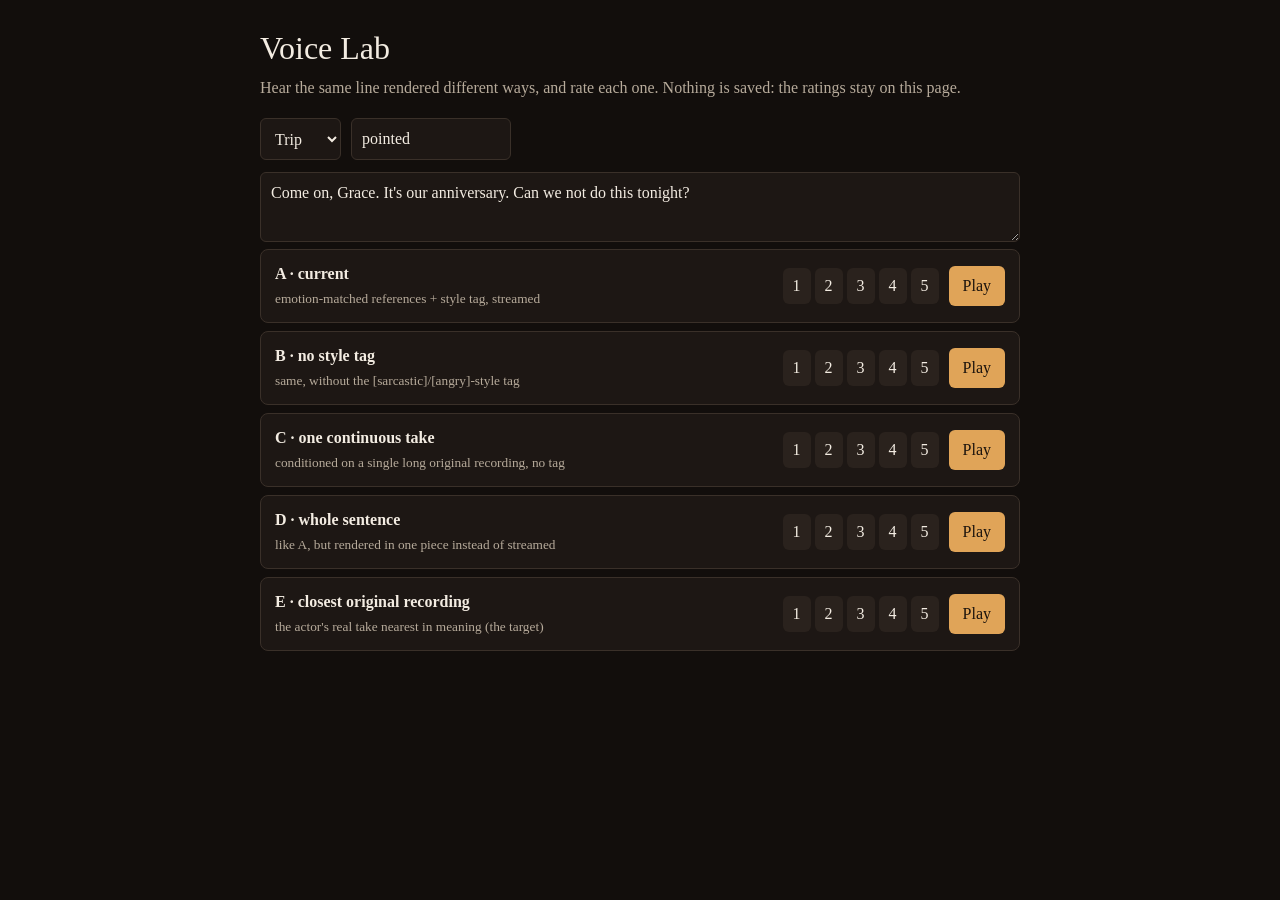
<file: game/client/lab.html>
<!doctype html>
<html lang="en">
<head>
<meta charset="utf-8">
<meta name="viewport" content="width=device-width, initial-scale=1">
<title>Voice Lab</title>
<style>
  :root { --ink: #f3ece2; --muted: #b7ab9b; --panel: #1d1714; --line: #3a3029; --accent: #e0a458; }
  * { box-sizing: border-box; }
  body { margin: 0; background: #120e0c; color: var(--ink); font: 16px/1.5 Georgia, serif; padding: 24px 16px; }
  main { max-width: 760px; margin: 0 auto; }
  h1 { font-weight: normal; margin: 0 0 4px; }
  p { color: var(--muted); margin: 0 0 18px; }
  .row { display: flex; gap: 10px; flex-wrap: wrap; margin-bottom: 12px; }
  select, input, textarea { font: inherit; background: var(--panel); color: var(--ink); border: 1px solid var(--line); border-radius: 6px; padding: 8px 10px; }
  textarea { width: 100%; min-height: 70px; }
  .variant { display: grid; grid-template-columns: 1fr auto auto; gap: 10px; align-items: center; padding: 12px 14px; border: 1px solid var(--line); border-radius: 8px; margin-bottom: 8px; background: var(--panel); }
  .variant b { display: block; }
  .variant small { color: var(--muted); }
  button { font: inherit; border: 0; border-radius: 6px; padding: 8px 14px; background: var(--accent); color: #1b130d; cursor: pointer; }
  button:disabled { opacity: 0.5; cursor: progress; }
  .score { display: flex; gap: 4px; }
  .score button { background: #2a221d; color: var(--ink); padding: 6px 10px; }
  .score button.on { background: var(--accent); color: #1b130d; }
  #log { color: var(--muted); font-size: 13px; white-space: pre-wrap; margin-top: 16px; }
</style>
</head>
<body>
<main>
  <h1>Voice Lab</h1>
  <p>Hear the same line rendered different ways, and rate each one. Nothing is saved: the ratings stay on this page.</p>
  <div class="row">
    <select id="character"><option value="trip">Trip</option><option value="grace">Grace</option></select>
    <input id="delivery" value="pointed" title="acting direction" size="14">
  </div>
  <textarea id="text">Come on, Grace. It's our anniversary. Can we not do this tonight?</textarea>
  <div id="variants"></div>
  <div id="log"></div>
</main>
<script>
const VARIANTS = [
  ["current", "A · current", "emotion-matched references + style tag, streamed"],
  ["no_tag", "B · no style tag", "same, without the [sarcastic]/[angry]-style tag"],
  ["single_take", "C · one continuous take", "conditioned on a single long original recording, no tag"],
  ["whole", "D · whole sentence", "like A, but rendered in one piece instead of streamed"],
  ["recording", "E · closest original recording", "the actor's real take nearest in meaning (the target)"],
];
const ctx = new AudioContext({ sampleRate: 24000 });
const log = (s) => (document.getElementById("log").textContent = s);
const box = document.getElementById("variants");
for (const [id, name, desc] of VARIANTS) {
  const el = document.createElement("div");
  el.className = "variant";
  el.innerHTML = `<div><b>${name}</b><small>${desc}</small></div>
    <div class="score">${[1, 2, 3, 4, 5].map((n) => `<button data-n="${n}">${n}</button>`).join("")}</div>
    <button class="play">Play</button>`;
  el.querySelector(".play").onclick = async (e) => {
    const btn = e.target;
    btn.disabled = true;
    log(`rendering ${name}…`);
    try {
      const r = await fetch("/api/lab", { method: "POST", headers: { "Content-Type": "application/json" },
        body: JSON.stringify({ character: document.getElementById("character").value, text: document.getElementById("text").value,
          delivery: document.getElementById("delivery").value, variant: id }) });
      if (!r.ok) throw new Error(await r.text());
      const pcm = new Int16Array(await r.arrayBuffer());
      const buf = ctx.createBuffer(1, pcm.length, 24000);
      const ch = buf.getChannelData(0);
      for (let i = 0; i < pcm.length; i++) ch[i] = pcm[i] / 32768;
      const src = ctx.createBufferSource();
      src.buffer = buf;
      src.connect(ctx.destination);
      await ctx.resume();
      src.start();
      log(`${name}: "${r.headers.get("X-Said")}" (${buf.duration.toFixed(1)} s)`);
    } catch (err) { log(`${name} failed: ${err.message}`); }
    btn.disabled = false;
  };
  el.querySelectorAll(".score button").forEach((b) => (b.onclick = () => {
    el.querySelectorAll(".score button").forEach((x) => x.classList.toggle("on", x === b));
  }));
  box.appendChild(el);
}
</script>
</body>
</html>
</file>
